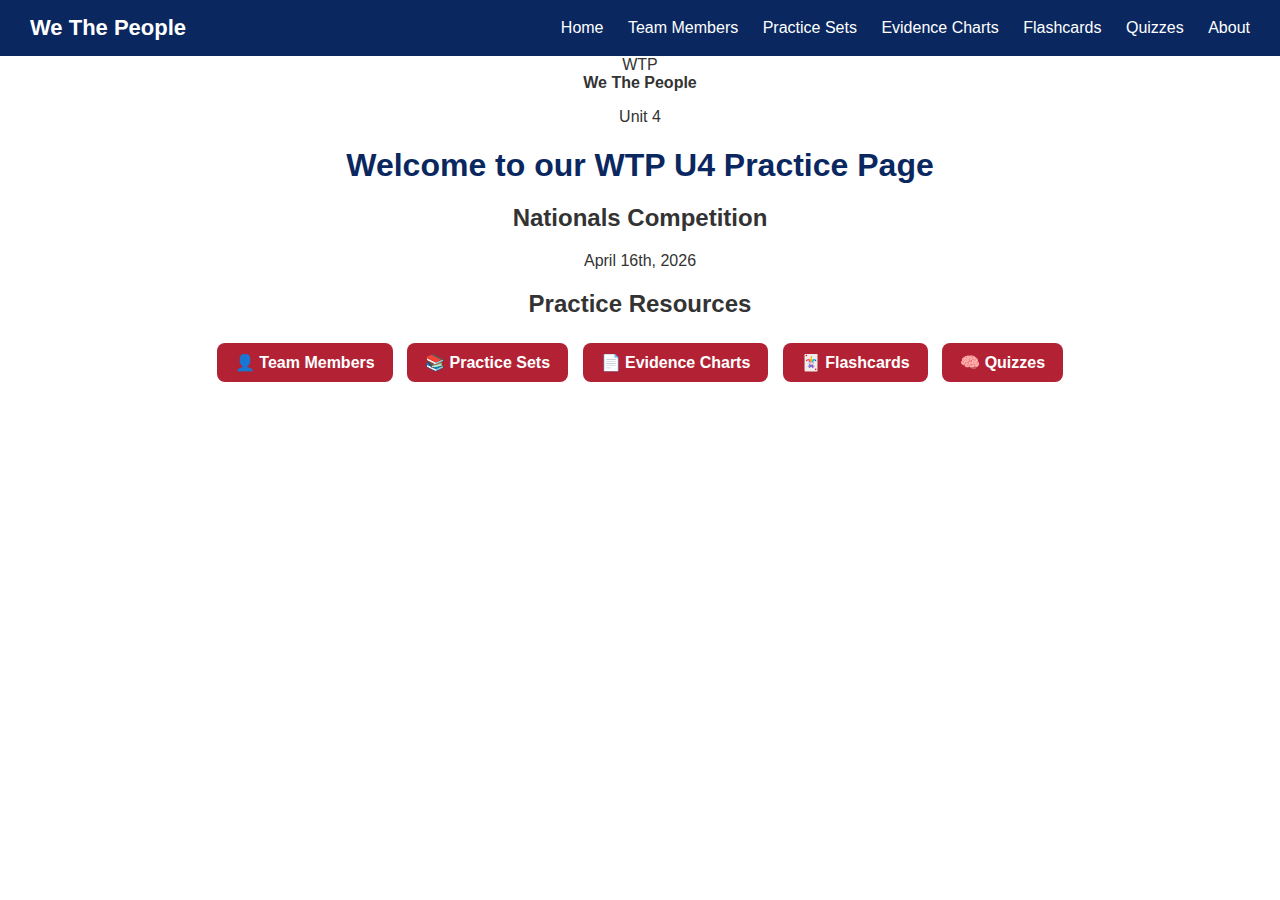
<file: index.html>
<!DOCTYPE html>
<html lang="en">
<head>
  <meta charset="UTF-8">
  <meta name="viewport" content="width=device-width, initial-scale=1.0">
  <title>WTP U4 Website</title>
  <link rel="stylesheet" href="style.css">
</head>
<body>

  <!-- NAV BAR -->
  <header>
    <div class="logo">We The People</div>
    <nav>
      <a href="#">Home</a>
      <a href="#">Team Members</a>
      <a href="#">Practice Sets</a>
      <a href="#">Evidence Charts</a>
      <a href="#">Flashcards</a>
      <a href="#">Quizzes</a>
      <a href="#">About</a>
    </nav>
  </header>

  <!-- MIDDLE CIRCLE -->
  <div class="middle-circle">
    <div class="circle">WTP</div>
    <strong>We The People</strong>
    <p>Unit 4</p>
  </div>

  <!-- PAGE TITLE -->
  <h1>Welcome to our WTP U4 Practice Page</h1>

  <!-- NATIONALS COMPETITION SECTION -->
  <section>
    <h2>Nationals Competition</h2>
    <p>April 16th, 2026</p>
  </section>

  <!-- PRACTICE RESOURCES SECTION -->
  <section>
    <h2>Practice Resources</h2>
    <button>👤 Team Members</button>
    <button>📚 Practice Sets</button>
    <button>📄 Evidence Charts</button>
    <button>🃏 Flashcards</button>
    <button>🧠 Quizzes</button>
  </section>

  <script src="script.js"></script>
</body>
</html>
</file>
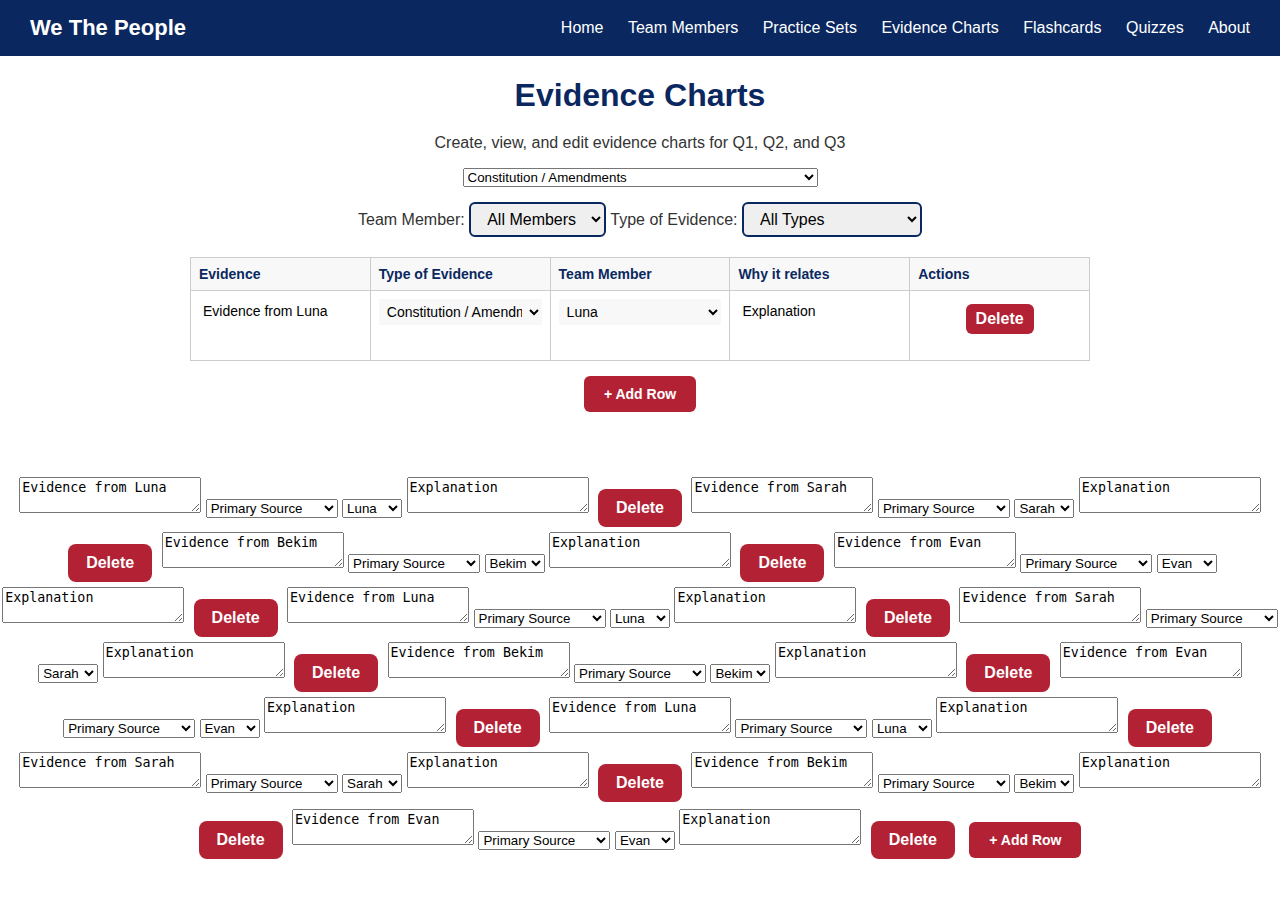
<file: evidence.html>
<!DOCTYPE html>
<html lang="en">
<head>
  <meta charset="UTF-8">
  <meta name="viewport" content="width=device-width, initial-scale=1.0">
  <title>Evidence Charts | WTP U4</title>
  <link rel="stylesheet" href="style.css">
</head>
<body>

  <!-- NAV BAR -->
  <header>
    <div class="logo">We The People</div>
    <nav>
      <a href="index.html">Home</a>
      <a href="team.html">Team Members</a>
      <a href="practice.html">Practice Sets</a>
      <a href="evidence.html">Evidence Charts</a>
      <a href="flashcards.html">Flashcards</a>
      <a href="quizzes.html">Quizzes</a>
      <a href="about.html">About</a>
    </nav>
  </header>

  <!-- PAGE TITLE -->
  <h1>Evidence Charts</h1>
  <p>Create, view, and edit evidence charts for Q1, Q2, and Q3</p>

  <!-- QUESTION SELECTOR -->
  <select class="type-select">
  <option value="constitution">Constitution / Amendments</option>
  <option value="bill_of_rights">Bill of Rights</option>
  <option value="other_amendments">Other Amendments</option>
  <option value="constitutional_principles">Constitutional Principles/Values</option>
  <option value="federalist_paper">Federalist Paper Quote</option>
  <option value="anti_federalist">Anti-Federalist Quote</option>
  <option value="founding_father">Founding Father Quote / Letter / Speech</option>
  <option value="historian">Historian / Political Scientist Analysis</option>
  <option value="comparative_doc">Other Historical Documents (Magna Carta, Articles, etc.)</option>
  <option value="supreme_court">Supreme Court Case</option>
  <option value="state_court">State Court Case</option>
  <option value="international_court">International Court Case</option>
  <option value="us_current_event">U.S. Current Event</option>
  <option value="state_current_event">State / Local Current Event</option>
  <option value="world_current_event">World Current Event</option>
  <option value="international_doc">International Document / Treaty</option>
  <option value="other">Other</option>
</select>

  <!-- TEAM MEMBER SELECTOR -->
<section class="team-selector">
  <label for="team-member">Team Member:</label>
  <select id="team-member">
    <option value="all">All Members</option>
    <option value="luna">Luna</option>
    <option value="sarah">Sarah</option>
    <option value="bekim">Bekim</option>
    <option value="evan">Evan</option>
  </select>

  <!-- TYPE OF EVIDENCE FILTER -->
  <label for="type-filter">Type of Evidence:</label>
  <select id="type-filter">
    <option value="all">All Types</option>
    <option value="primary">Primary Source</option>
    <option value="secondary">Secondary Source</option>
  </select>
</section>

<section class="evidence-table">
  <table>
    <thead>
      <tr>
        <th>Evidence</th>
        <th>Type of Evidence</th>
        <th>Team Member</th>
        <th>Why it relates</th>
        <th>Actions</th>
      </tr>
    </thead>
    <tbody>
      <!-- Example Row (copy for Q1-Q3 and all team members or generate via JS) -->
      <tr data-question="Q1" data-member="luna">
        <td><textarea class="auto-textarea">Evidence from Luna</textarea></td>
        <td>
          <select class="type-select">
            <option value="constitution">Constitution / Amendments</option>
            <option value="bill_of_rights">Bill of Rights</option>
            <option value="other_amendments">Other Amendments</option>
            <option value="constitutional_principles">Constitutional Principles/Values</option>
            <option value="federalist_paper">Federalist Paper Quote</option>
            <option value="anti_federalist">Anti-Federalist Quote</option>
            <option value="founding_father">Founding Father Quote</option>
            <option value="historian">Historian / Political Scientist Analysis</option>
            <option value="comparative_doc">Other Historical Documents</option>
            <option value="supreme_court">Supreme Court Case</option>
            <option value="state_court">State Court Case</option>
            <option value="international_court">International Court Case</option>
            <option value="us_current_event">U.S. Current Event</option>
            <option value="state_current_event">State / Local Current Event</option>
            <option value="world_current_event">World Current Event</option>
            <option value="international_doc">International Document / Treaty</option>
            <option value="other">Other</option>
          </select>
        </td>
        <td>
          <select class="member-select">
            <option value="luna" selected>Luna</option>
            <option value="sarah">Sarah</option>
            <option value="bekim">Bekim</option>
            <option value="evan">Evan</option>
          </select>
        </td>
        <td><textarea class="auto-textarea">Explanation</textarea></td>
        <td><button class="delete-row">Delete</button></td>
      </tr>
      <!-- Repeat for all other team members and questions, or add via JS -->
    </tbody>
  </table>
  <button id="add-row">+ Add Row</button>
</section>


<script src="script.js"></script>
</body>
</html>

  <!-- Q1 Rows -->
  <tr data-question="Q1" data-member="luna">
    <td><textarea class="auto-textarea">Evidence from Luna</textarea></td>
    <td>
      <select class="type-select">
        <option value="primary">Primary Source</option>
        <option value="secondary">Secondary Source</option>
      </select>
    </td>
    <td>
      <select class="member-select">
        <option value="luna" selected>Luna</option>
        <option value="sarah">Sarah</option>
        <option value="bekim">Bekim</option>
        <option value="evan">Evan</option>
      </select>
    </td>
    <td><textarea class="auto-textarea">Explanation</textarea></td>
    <td><button class="delete-row">Delete</button></td>
  </tr>

  <tr data-question="Q1" data-member="sarah">
    <td><textarea class="auto-textarea">Evidence from Sarah</textarea></td>
    <td>
      <select class="type-select">
        <option value="primary">Primary Source</option>
        <option value="secondary">Secondary Source</option>
      </select>
    </td>
    <td>
      <select class="member-select">
        <option value="luna">Luna</option>
        <option value="sarah" selected>Sarah</option>
        <option value="bekim">Bekim</option>
        <option value="evan">Evan</option>
      </select>
    </td>
    <td><textarea class="auto-textarea">Explanation</textarea></td>
    <td><button class="delete-row">Delete</button></td>
  </tr>

  <tr data-question="Q1" data-member="bekim">
    <td><textarea class="auto-textarea">Evidence from Bekim</textarea></td>
    <td>
      <select class="type-select">
        <option value="primary">Primary Source</option>
        <option value="secondary">Secondary Source</option>
      </select>
    </td>
    <td>
      <select class="member-select">
        <option value="luna">Luna</option>
        <option value="sarah">Sarah</option>
        <option value="bekim" selected>Bekim</option>
        <option value="evan">Evan</option>
      </select>
    </td>
    <td><textarea class="auto-textarea">Explanation</textarea></td>
    <td><button class="delete-row">Delete</button></td>
  </tr>

  <tr data-question="Q1" data-member="evan">
    <td><textarea class="auto-textarea">Evidence from Evan</textarea></td>
    <td>
      <select class="type-select">
        <option value="primary">Primary Source</option>
        <option value="secondary">Secondary Source</option>
      </select>
    </td>
    <td>
      <select class="member-select">
        <option value="luna">Luna</option>
        <option value="sarah">Sarah</option>
        <option value="bekim">Bekim</option>
        <option value="evan" selected>Evan</option>
      </select>
    </td>
    <td><textarea class="auto-textarea">Explanation</textarea></td>
    <td><button class="delete-row">Delete</button></td>
  </tr>

  <!-- Q2 Rows -->
  <tr data-question="Q2" data-member="luna">
    <td><textarea class="auto-textarea">Evidence from Luna</textarea></td>
    <td>
      <select class="type-select">
        <option value="primary">Primary Source</option>
        <option value="secondary">Secondary Source</option>
      </select>
    </td>
    <td>
      <select class="member-select">
        <option value="luna" selected>Luna</option>
        <option value="sarah">Sarah</option>
        <option value="bekim">Bekim</option>
        <option value="evan">Evan</option>
      </select>
    </td>
    <td><textarea class="auto-textarea">Explanation</textarea></td>
    <td><button class="delete-row">Delete</button></td>
  </tr>

  <tr data-question="Q2" data-member="sarah">
    <td><textarea class="auto-textarea">Evidence from Sarah</textarea></td>
    <td>
      <select class="type-select">
        <option value="primary">Primary Source</option>
        <option value="secondary">Secondary Source</option>
      </select>
    </td>
    <td>
      <select class="member-select">
        <option value="luna">Luna</option>
        <option value="sarah" selected>Sarah</option>
        <option value="bekim">Bekim</option>
        <option value="evan">Evan</option>
      </select>
    </td>
    <td><textarea class="auto-textarea">Explanation</textarea></td>
    <td><button class="delete-row">Delete</button></td>
  </tr>

  <tr data-question="Q2" data-member="bekim">
    <td><textarea class="auto-textarea">Evidence from Bekim</textarea></td>
    <td>
      <select class="type-select">
        <option value="primary">Primary Source</option>
        <option value="secondary">Secondary Source</option>
      </select>
    </td>
    <td>
      <select class="member-select">
        <option value="luna">Luna</option>
        <option value="sarah">Sarah</option>
        <option value="bekim" selected>Bekim</option>
        <option value="evan">Evan</option>
      </select>
    </td>
    <td><textarea class="auto-textarea">Explanation</textarea></td>
    <td><button class="delete-row">Delete</button></td>
  </tr>

  <tr data-question="Q2" data-member="evan">
    <td><textarea class="auto-textarea">Evidence from Evan</textarea></td>
    <td>
      <select class="type-select">
        <option value="primary">Primary Source</option>
        <option value="secondary">Secondary Source</option>
      </select>
    </td>
    <td>
      <select class="member-select">
        <option value="luna">Luna</option>
        <option value="sarah">Sarah</option>
        <option value="bekim">Bekim</option>
        <option value="evan" selected>Evan</option>
      </select>
    </td>
    <td><textarea class="auto-textarea">Explanation</textarea></td>
    <td><button class="delete-row">Delete</button></td>
  </tr>

  <!-- Q3 Rows -->
  <tr data-question="Q3" data-member="luna">
    <td><textarea class="auto-textarea">Evidence from Luna</textarea></td>
    <td>
      <select class="type-select">
        <option value="primary">Primary Source</option>
        <option value="secondary">Secondary Source</option>
      </select>
    </td>
    <td>
      <select class="member-select">
        <option value="luna" selected>Luna</option>
        <option value="sarah">Sarah</option>
        <option value="bekim">Bekim</option>
        <option value="evan">Evan</option>
      </select>
    </td>
    <td><textarea class="auto-textarea">Explanation</textarea></td>
    <td><button class="delete-row">Delete</button></td>
  </tr>

  <tr data-question="Q3" data-member="sarah">
    <td><textarea class="auto-textarea">Evidence from Sarah</textarea></td>
    <td>
      <select class="type-select">
        <option value="primary">Primary Source</option>
        <option value="secondary">Secondary Source</option>
      </select>
    </td>
    <td>
      <select class="member-select">
        <option value="luna">Luna</option>
        <option value="sarah" selected>Sarah</option>
        <option value="bekim">Bekim</option>
        <option value="evan">Evan</option>
      </select>
    </td>
    <td><textarea class="auto-textarea">Explanation</textarea></td>
    <td><button class="delete-row">Delete</button></td>
  </tr>

  <tr data-question="Q3" data-member="bekim">
    <td><textarea class="auto-textarea">Evidence from Bekim</textarea></td>
    <td>
      <select class="type-select">
        <option value="primary">Primary Source</option>
        <option value="secondary">Secondary Source</option>
      </select>
    </td>
    <td>
      <select class="member-select">
        <option value="luna">Luna</option>
        <option value="sarah">Sarah</option>
        <option value="bekim" selected>Bekim</option>
        <option value="evan">Evan</option>
      </select>
    </td>
    <td><textarea class="auto-textarea">Explanation</textarea></td>
    <td><button class="delete-row">Delete</button></td>
  </tr>

  <tr data-question="Q3" data-member="evan">
    <td><textarea class="auto-textarea">Evidence from Evan</textarea></td>
    <td>
      <select class="type-select">
        <option value="primary">Primary Source</option>
        <option value="secondary">Secondary Source</option>
      </select>
    </td>
    <td>
      <select class="member-select">
        <option value="luna">Luna</option>
        <option value="sarah">Sarah</option>
        <option value="bekim">Bekim</option>
        <option value="evan" selected>Evan</option>
      </select>
    </td>
    <td><textarea class="auto-textarea">Explanation</textarea></td>
    <td><button class="delete-row">Delete</button></td>
  </tr>
</tbody>

  </table>
  <button id="add-row">+ Add Row</button>
</section>

  <script src="script.js"></script>
</body>
</html>
</file>
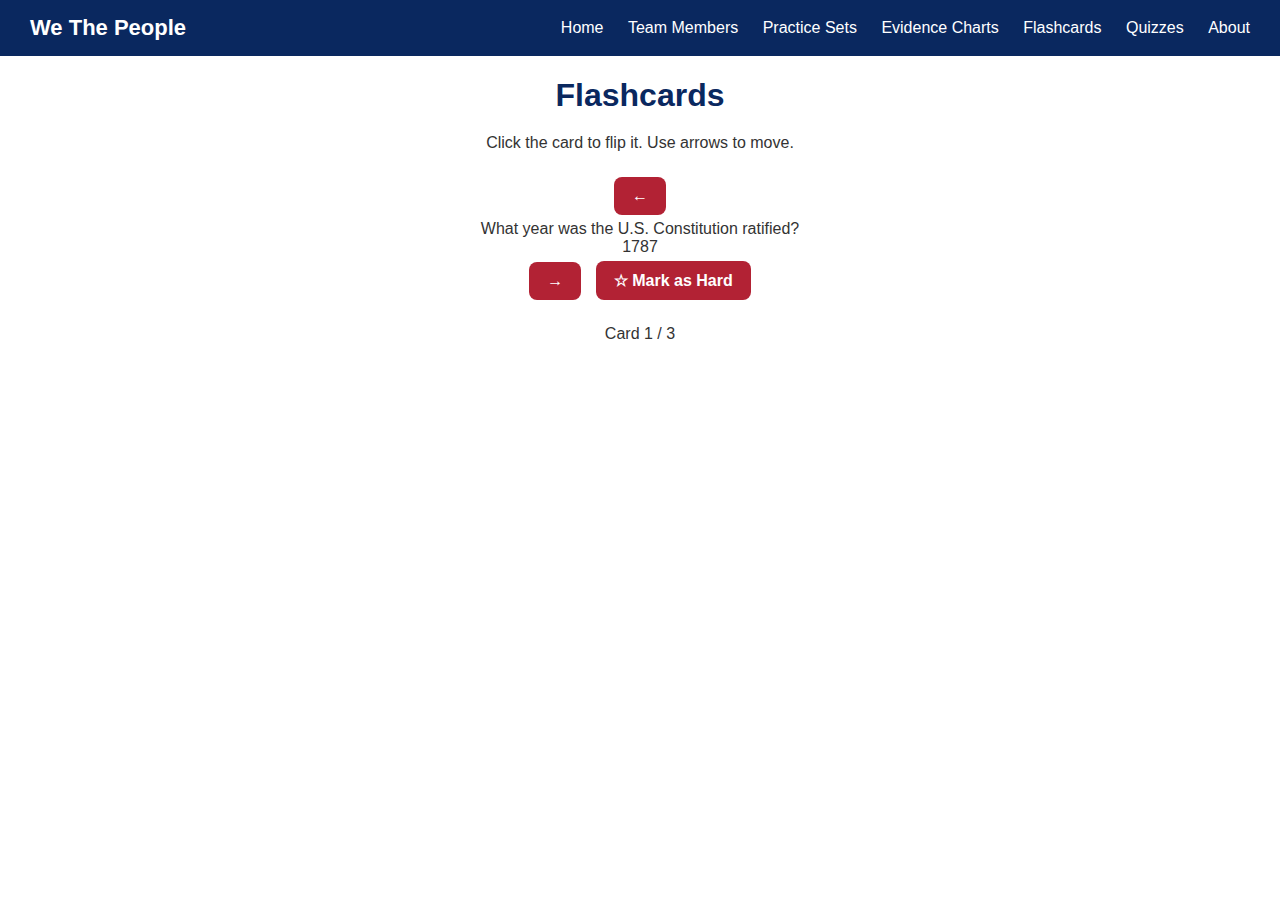
<file: flashcards.html>
<!DOCTYPE html>
<html lang="en">
<head>
  <meta charset="UTF-8">
  <meta name="viewport" content="width=device-width, initial-scale=1.0">
  <title>Flashcards | WTP U4</title>
  <link rel="stylesheet" href="style.css">
</head>
<body>

<header>
  <div class="logo">We The People</div>
  <nav>
    <a href="index.html">Home</a>
    <a href="team.html">Team Members</a>
    <a href="practice.html">Practice Sets</a>
    <a href="evidence.html">Evidence Charts</a>
    <a href="flashcards.html" class="active">Flashcards</a>
    <a href="quizzes.html">Quizzes</a>
    <a href="about.html">About</a>
  </nav>
</header>

<main>
  <h1>Flashcards</h1>
  <p>Click the card to flip it. Use arrows to move.</p>

  <section class="flashcard-wrapper">
    <button id="prev" class="btn-navy">←</button>

    <div class="flashcard">
      <div class="card-inner" id="card-inner">
        <div class="card-front" id="card-front"></div>
        <div class="card-back" id="card-back"></div>
      </div>
    </div>

    <button id="next" class="btn-navy">→</button>
    <button id="hard-btn" class="btn-red">☆ Mark as Hard</button>
  </section>

  <p id="progress"></p>
</main>

<script src="script-flashcards.js"></script>

</body>
</html>
</file>
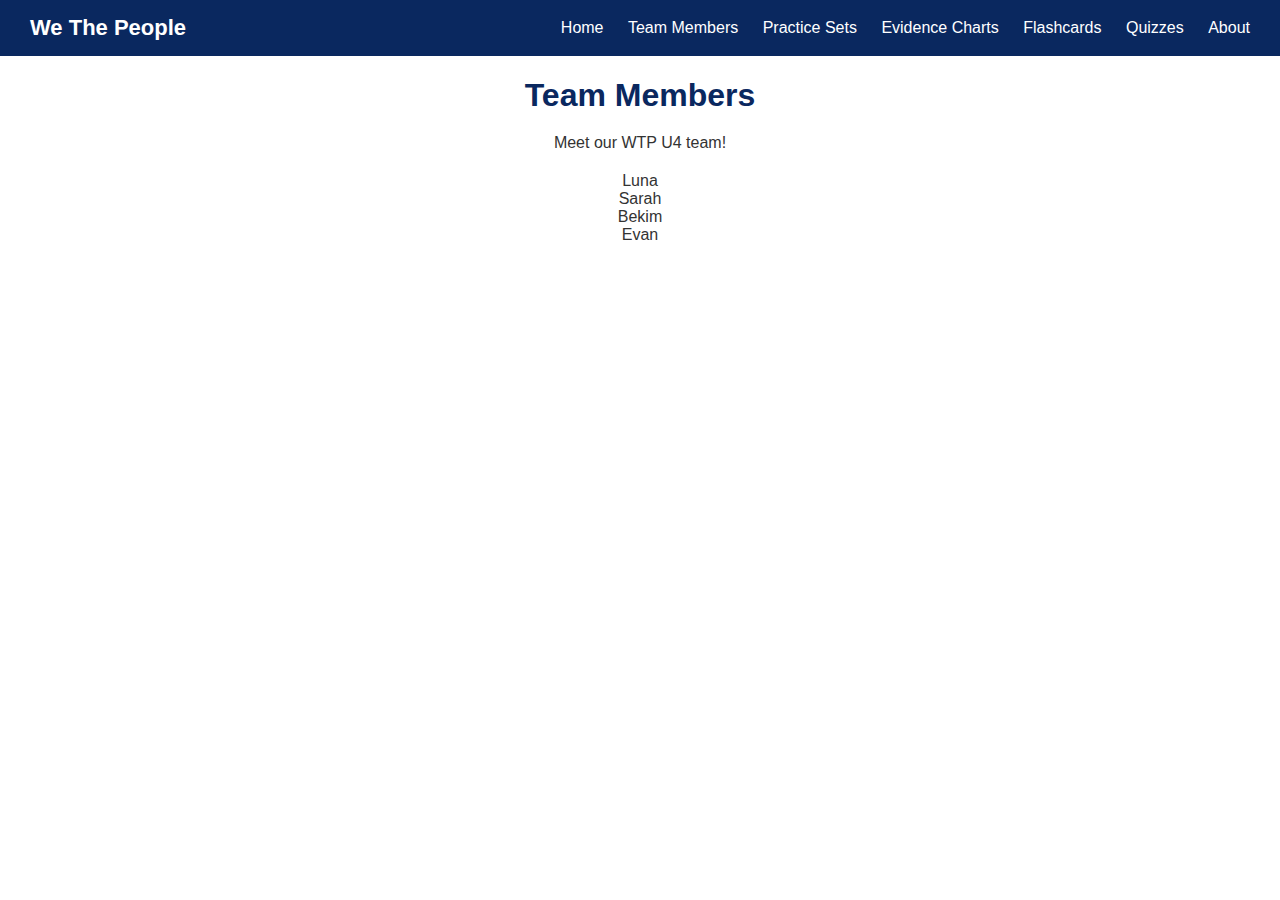
<file: member.html>
<!DOCTYPE html>
<html lang="en">
<head>
  <meta charset="UTF-8">
  <meta name="viewport" content="width=device-width, initial-scale=1.0">
  <title>Team Member | WTP U4</title>
  <link rel="stylesheet" href="style.css">
</head>
<body>

<header>
  <div class="logo">We The People</div>
  <nav>
    <a href="index.html">Home</a>
    <a href="team.html">Team Members</a>
    <a href="practice.html">Practice Sets</a>
    <a href="evidence.html">Evidence Charts</a>
    <a href="flashcards.html">Flashcards</a>
    <a href="quizzes.html">Quizzes</a>
    <a href="about.html">About</a>
  </nav>
</header>

<main style="padding: 40px; text-align: center;">
  <div id="member-emoji" style="font-size: 80px;"></div>
  <h1 id="member-name"></h1>

  <section style="margin-top: 30px;">
    <button class="btn-navy" onclick="goTo('practice.html')">Practice Sets</button>
    <button class="btn-navy" onclick="goTo('evidence.html')">Evidence Charts</button>
    <button class="btn-navy" onclick="goTo('flashcards.html')">Flashcards</button>
    <button class="btn-navy" onclick="goTo('quizzes.html')">Quizzes</button>
  </section>
</main>

<script>
  const member = JSON.parse(localStorage.getItem("activeMember"));

  if (!member) {
    window.location.href = "team.html"; // if no member, go back to team
  } else {
    document.getElementById("member-name").textContent = member.name;
    document.getElementById("member-emoji").textContent = member.emoji;
  }

  function goTo(page) {
    // Pass the active member to the next page
    localStorage.setItem("activeMember", JSON.stringify(member));
    window.location.href = page;
  }
</script>

</body>
</html>
</file>
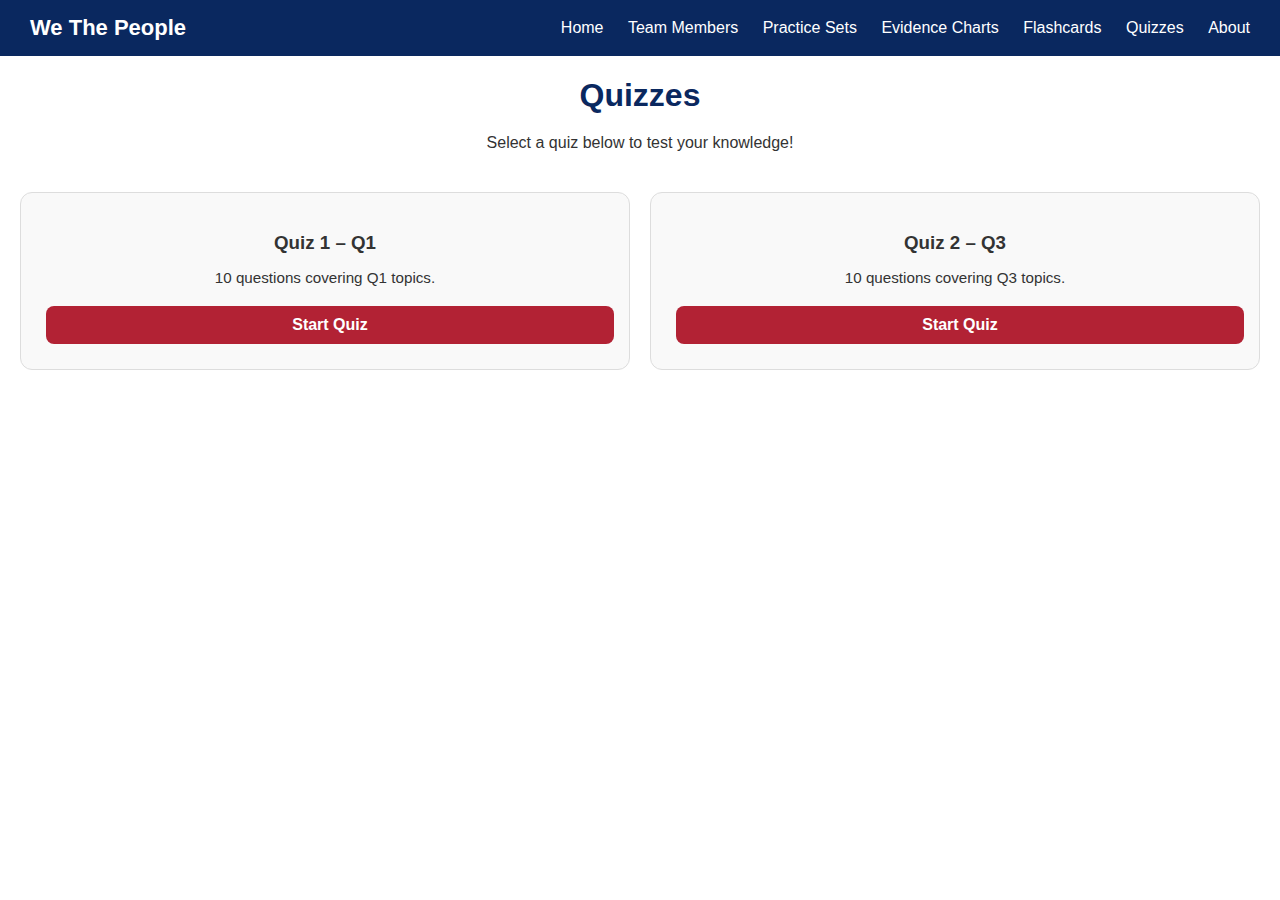
<file: quizzes.html>
<!DOCTYPE html>
<html lang="en">
<head>
  <meta charset="UTF-8">
  <meta name="viewport" content="width=device-width, initial-scale=1.0">
  <title>Quizzes | WTP U4</title>
  <link rel="stylesheet" href="style.css">
</head>
<body>

  <header>
    <div class="logo">We The People</div>
    <nav>
      <a href="index.html">Home</a>
      <a href="team.html">Team Members</a>
      <a href="practice.html">Practice Sets</a>
      <a href="evidence.html">Evidence Charts</a>
      <a href="flashcards.html">Flashcards</a>
      <a href="quizzes.html" class="active">Quizzes</a>
      <a href="about.html">About</a>
    </nav>
  </header>

  <main>
    <h1>Quizzes</h1>
    <p>Select a quiz below to test your knowledge!</p>

    <section class="quiz-sets">
      <div class="card">
        <h3>Quiz 1 – Q1</h3>
        <p>10 questions covering Q1 topics.</p>
        <button class="btn-navy show-answer">Start Quiz</button>
        <p class="answer" style="display:none;">Answer: …</p>
      </div>
      <div class="card">
        <h3>Quiz 2 – Q3</h3>
        <p>10 questions covering Q3 topics.</p>
        <button class="btn-navy show-answer">Start Quiz</button>
        <p class="answer" style="display:none;">Answer: …</p>
      </div>
      <!-- Add more quiz cards as needed -->
    </section>

  </main>

  <script>
    // Simple JS to toggle showing answer
    document.querySelectorAll(".show-answer").forEach(btn => {
      btn.addEventListener("click", () => {
        const answer = btn.nextElementSibling;
        if(answer.style.display === "none") {
          answer.style.display = "block";
          btn.textContent = "Hide Answer";
        } else {
          answer.style.display = "none";
          btn.textContent = "Start Quiz";
        }
      });
    });
  </script>

</body>
</html>
</file>
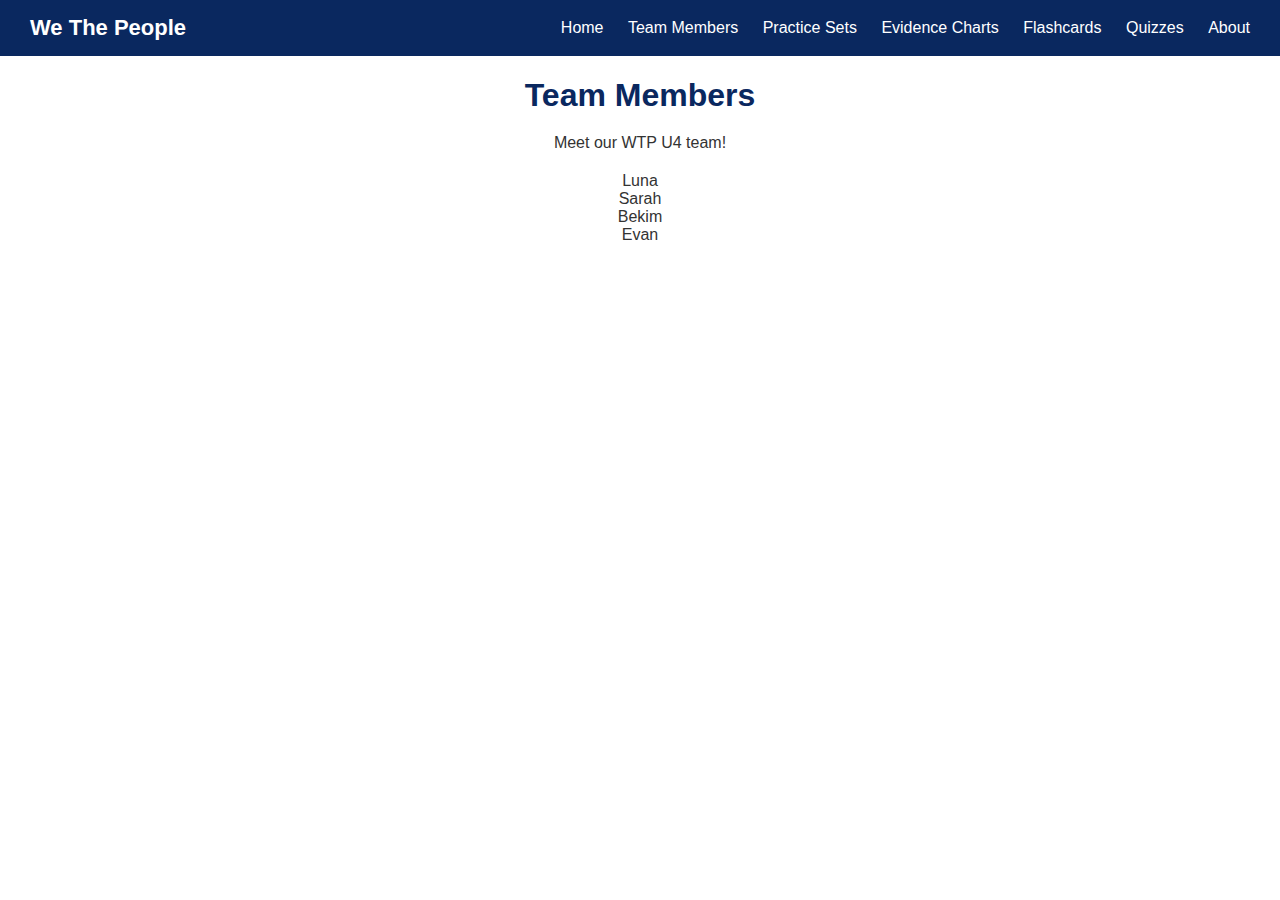
<file: team.html>
<!DOCTYPE html>
<html lang="en">
<head>
  <meta charset="UTF-8">
  <meta name="viewport" content="width=device-width, initial-scale=1.0">
  <title>Team Members | WTP U4</title>
  <link rel="stylesheet" href="style.css">
</head>
<body>

  <!-- NAV BAR -->
  <header>
    <div class="logo">We The People</div>
    <nav>
      <a href="index.html">Home</a>
      <a href="team.html">Team Members</a>
      <a href="practice.html">Practice Sets</a>
      <a href="evidence.html">Evidence Charts</a>
      <a href="flashcards.html">Flashcards</a>
      <a href="quizzes.html">Quizzes</a>
      <a href="about.html">About</a>
    </nav>
  </header>

  <!-- PAGE TITLE -->
  <h1>Team Members</h1>
  <p>Meet our WTP U4 team!</p>

  <!-- TEAM GRID -->
  <section class="team-grid">
    <div class="team-card">Luna</div>
    <div class="team-card">Sarah</div>
    <div class="team-card">Bekim</div>
    <div class="team-card">Evan</div>
  </section>

</body>
</html>
</file>
<file: style.css>
/* ================= GENERAL BODY STYLING ================= */
body {
  font-family: Arial, sans-serif;
  background-color: #fff;
  color: #333;
  text-align: center;
  margin: 0;
  padding: 0;
}

/* ================= NAV BAR ================= */
header {
  background-color: #0A285F; /* navy */
  color: white;
  display: flex;
  justify-content: space-between;
  align-items: center;
  padding: 15px 30px;
}

header .logo {
  font-weight: bold;
  font-size: 22px;
}

header nav a {
  color: white;
  text-decoration: none;
  margin-left: 20px;
  font-weight: 500;
}

header nav a:hover {
  text-decoration: underline;
}

/* ================= PAGE TITLE ================= */
h1 {
  color: #0A285F; /* navy */
  margin-bottom: 20px;
}

/* ================= SECTIONS ================= */
section {
  margin: 20px 0;
}

/* ================= BUTTONS ================= */
button {
  margin: 5px;
  padding: 10px 18px;
  border-radius: 8px;
  border: none;
  background-color: #B22234; /* red */
  color: white;
  font-weight: bold;
  cursor: pointer;
  font-size: 16px;
  transition: transform 0.2s, background-color 0.2s;
}

button:hover {
  background-color: #a31d2b;
  transform: scale(1.05);
}

/* ================= TEAM SELECTORS ================= */
.team-selector {
  margin: 15px 0;
  font-size: 16px;
}

.team-selector select {
  padding: 6px 12px;
  font-size: 16px;
  border-radius: 6px;
  border: 2px solid #0A285F;
}

/* ================= QUESTION SELECTOR ================= */
.question-selector {
  margin: 20px 0;
}

.question-selector button.active {
  background-color: #4caf50; /* green highlight */
  color: white;
}

/* ================= EVIDENCE TABLE ================= */
.evidence-table {
  max-width: 900px;
  margin: 20px auto 60px;
}

.evidence-table table {
  width: 100%;
  border-collapse: collapse;
  font-family: 'Arial', sans-serif;
  font-size: 14px;
  table-layout: fixed; /* evenly spaced columns */
}

.evidence-table th {
  border: 1px solid #ccc;
  background-color: #f8f8f8;
  color: #0A285F;
  padding: 8px;
  text-align: left;
}

.evidence-table td {
  border: 1px solid #ccc;
  padding: 8px;
  vertical-align: top;
}

/* Textareas styled like Google Docs cells */
.evidence-table textarea.auto-textarea {
  width: 100%;
  min-height: 50px;
  max-height: 300px;
  padding: 4px;
  border: none;
  resize: none;
  overflow-y: hidden;
  font-family: inherit;
  font-size: 14px;
  box-sizing: border-box;
  background-color: #fff;
}

/* Select boxes styled like table cells */
.evidence-table select {
  width: 100%;
  font-size: 14px;
  padding: 4px;
  border: none;
  background-color: #f8f8f8;
  box-sizing: border-box;
}

/* Row hover effect */
.evidence-table tbody tr:hover {
  background-color: #f0f8ff;
}

/* Delete buttons inside table */
.evidence-table td button {
  background-color: #B22234;
  color: white;
  border: none;
  border-radius: 6px;
  padding: 6px 10px;
  cursor: pointer;
  font-weight: bold;
  transition: transform 0.2s, background-color 0.2s;
}

.evidence-table td button:hover {
  background-color: #a31d2b;
  transform: scale(1.05);
}

/* Add Row button */
#add-row {
  margin-top: 15px;
  padding: 10px 20px;
  font-size: 14px;
  border-radius: 6px;
  border: none;
  background-color: #B22234;
  color: white;
  cursor: pointer;
}

#add-row:hover {
  background-color: #a31d2b;
  transform: scale(1.05);
}

.practice-sets {
  display: grid;
  grid-template-columns: repeat(auto-fit, minmax(220px, 1fr));
  gap: 20px;
  padding: 20px;
}

.practice-sets .card {
  background-color: #f9f9f9;
  border: 1px solid #ddd;
  border-radius: 12px;
  padding: 20px;
  text-align: center;
  transition: transform 0.2s, box-shadow 0.2s;
}

.practice-sets .card:hover {
  transform: translateY(-5px);
  box-shadow: 0 4px 12px rgba(0,0,0,0.1);
}

.practice-sets .card h3 {
  margin-bottom: 10px;
}

.practice-sets .card p {
  font-size: 0.95rem;
  margin-bottom: 15px;
}

.practice-sets .card button {
  width: 100%;
  padding: 10px;
  border: none;
  border-radius: 8px;
  font-weight: bold;
  cursor: pointer;
}
.practice-sets .card {
  background-color: #f9f9f9;
  border: 1px solid #ddd;
  border-radius: 12px;
  padding: 20px;
  text-align: center;
  transition: transform 0.3s ease, box-shadow 0.3s ease, background 0.3s ease;
  cursor: pointer;
}

.practice-sets .card:hover {
  transform: translateY(-8px) scale(1.03);
  box-shadow: 0 8px 20px rgba(0,0,0,0.15);
  background: #eef2ff; /* subtle color change on hover */
}

.practice-sets .card button {
  width: 100%;
  padding: 10px;
  border: none;
  border-radius: 8px;
  font-weight: bold;
  cursor: pointer;
  transition: background 0.2s, transform 0.2s;
}

.practice-sets .card button:hover {
  transform: scale(1.05);
  background-color: #0c3478; /* slightly darker navy */
}
.practice-sets .card:hover {
  box-shadow: 0 8px 20px rgba(0,0,0,0.15), 0 0 10px rgba(10,40,95,0.3);
}
.quiz-sets {
  display: grid;
  grid-template-columns: repeat(auto-fit, minmax(220px, 1fr));
  gap: 20px;
  padding: 20px;
}

.quiz-sets .card {
  background-color: #f9f9f9;
  border: 1px solid #ddd;
  border-radius: 12px;
  padding: 20px;
  text-align: center;
  transition: transform 0.3s ease, box-shadow 0.3s ease, background 0.3s ease;
  cursor: pointer;
}

.quiz-sets .card:hover {
  transform: translateY(-8px) scale(1.03);
  box-shadow: 0 8px 20px rgba(0,0,0,0.15);
  background: #eef2ff;
}

.quiz-sets .card h3 {
  margin-bottom: 10px;
}

.quiz-sets .card p {
  font-size: 0.95rem;
  margin-bottom: 15px;
}

.quiz-sets .card button {
  width: 100%;
  padding: 10px;
  border: none;
  border-radius: 8px;
  font-weight: bold;
  cursor: pointer;
  transition: background 0.2s, transform 0.2s;
}

.quiz-sets .card button:hover {
  transform: scale(1.05);
  background-color: #0c3478;
}
#options button {
  margin: 8px 0;
  width: 100%;
  transition: transform 0.15s, background 0.25s;
}

#options button:hover {
  transform: scale(1.05);
  background-color: #0c3478; /* slightly darker navy on hover */
  color: #fff;
}

.correct {
  background-color: #28a745 !important; /* green */
  color: white !important;
}

.incorrect {
  background-color: #dc3545 !important; /* red */
  color: white !important;
}
</file>
